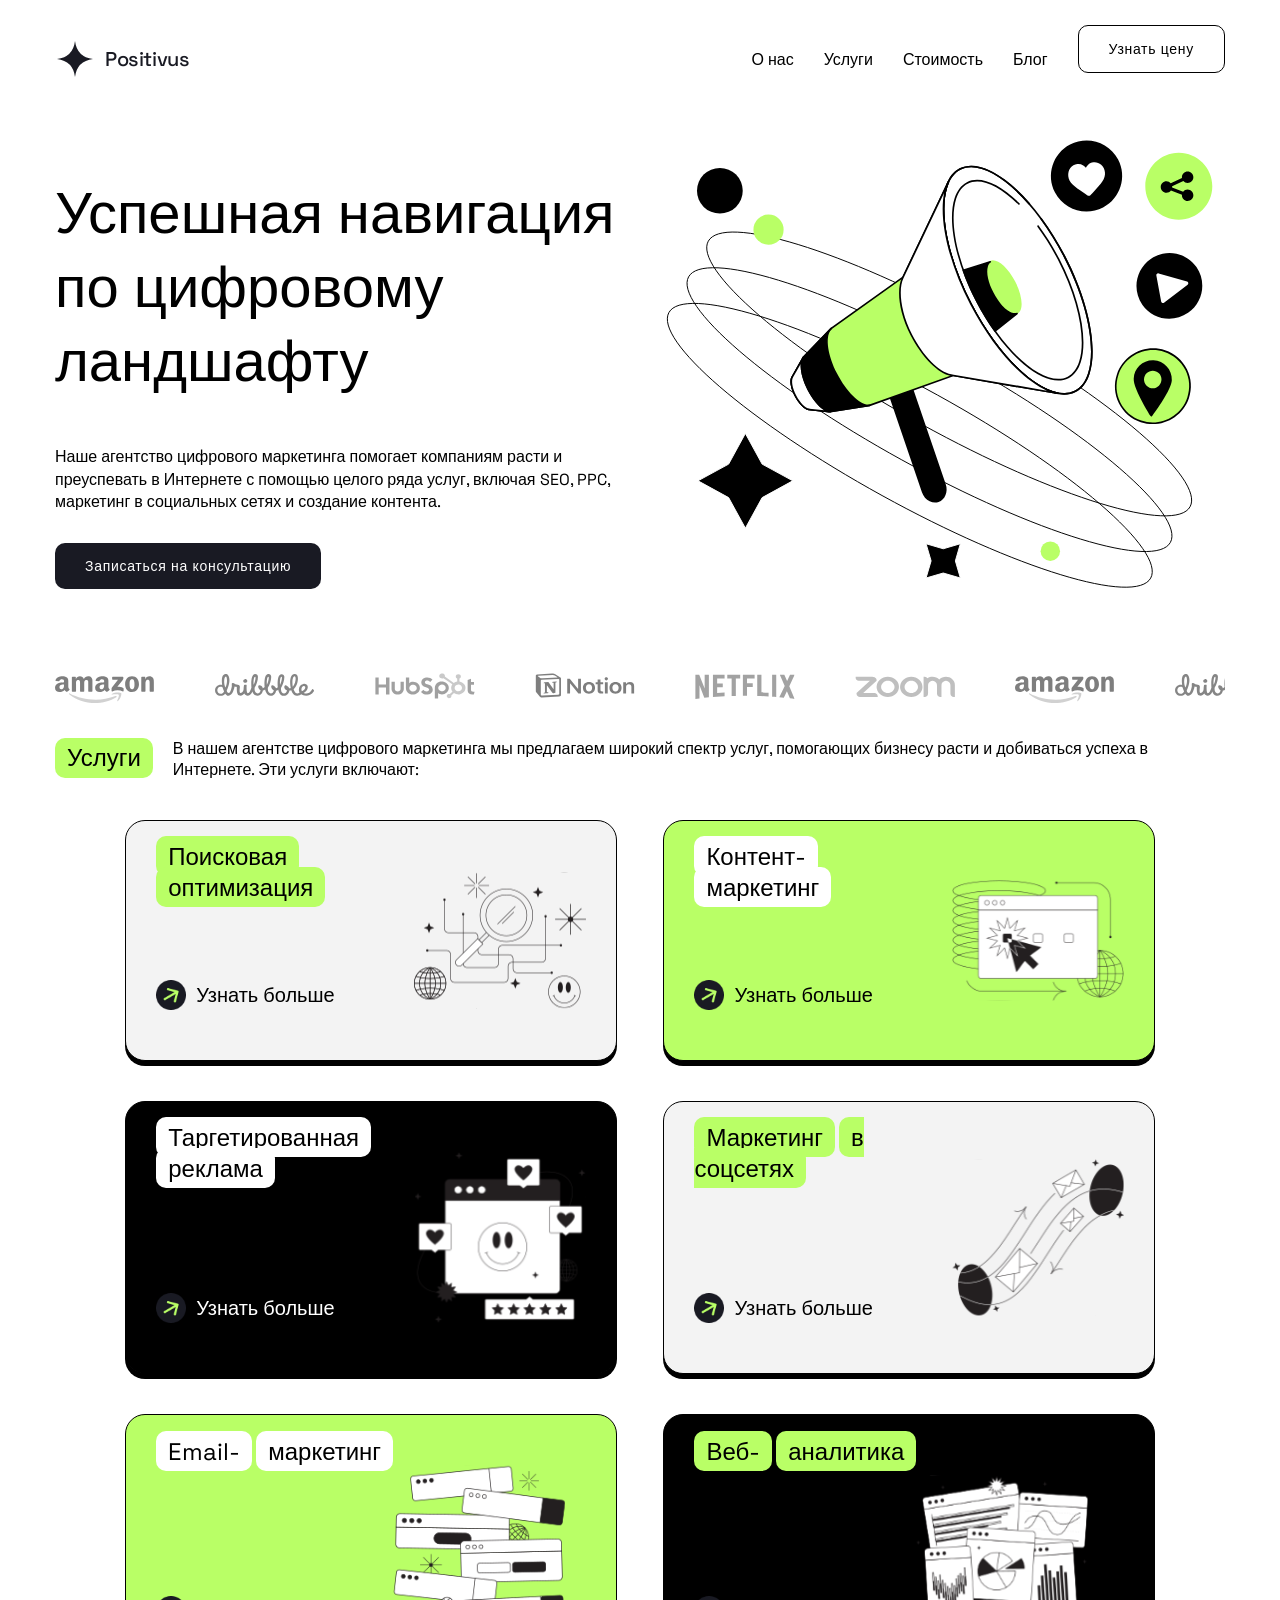
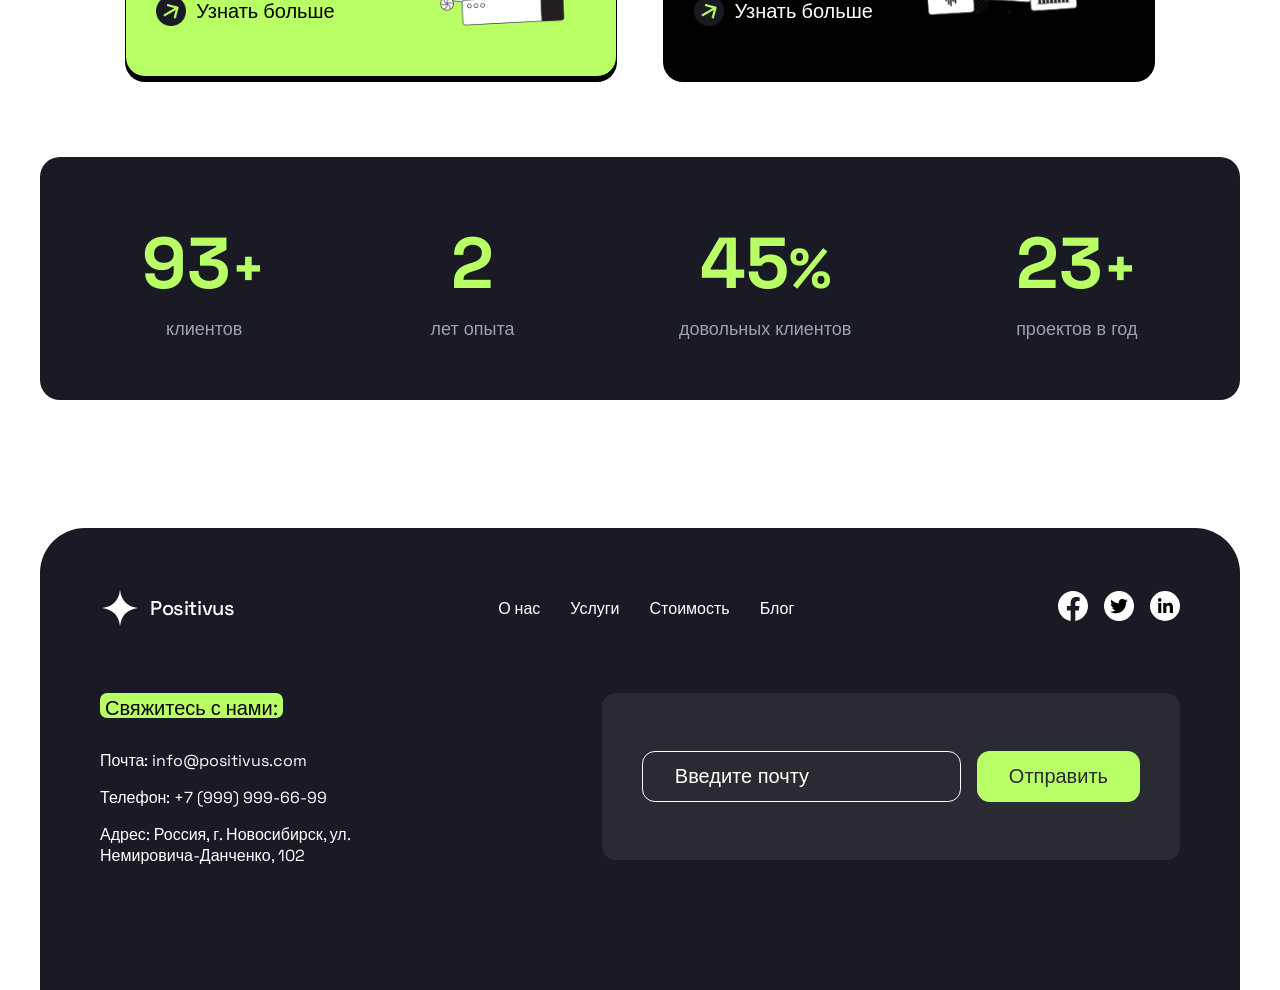
<file: index.html>
<!DOCTYPE html>
<html lang="ru">
<head>
    <meta charset="UTF-8">
    <meta name="viewport" content="width=device-width, initial-scale=1.0">
    <link rel="stylesheet" href="./styles/index.css">
    <link rel="icon" type="image/svg+xml" href="./images/Logo.svg">
    <title>Positivus</title>
</head>
<body class="container">
    <nav class="header">
        <a href="index.html" class="logo-link"><img src="./images/Logo.svg" alt="Positivus"><span class="logo-text">Positivus</span></a>
        <svg class="header-menu__icon" xmlns="http://www.w3.org/2000/svg" height="35px" viewBox="0 -960 960 960"
            width="44px" fill="#000">
            <path d="M120-240v-80h720v80H120Zm0-200v-80h720v80H120Zm0-200v-80h720v80H120Z" />
        </svg>
        <div class="header__menu">
            <ol class="menu-list">
                <li><a class="menu__item" href="about.html">О нас</a></li>
                <li><a class="menu__item" href="services.html">Услуги</a></li>
                <li><a class="menu__item" href="services.html#pricing">Стоимость</a></li>
                <li><a class="menu__item" href="blog.html">Блог</a></li>
            </ol>
            <button class="btn btn--light">Узнать цену</button>
        </div>
    </nav>
    <section class="section section-consult">
        <div class="section__half">
            <h1>
                Успешная навигация по цифровому ландшафту
            </h1>
            <p class="section-consult__text">
                Наше агентство цифрового маркетинга 
                помогает компаниям расти и преуспевать 
                в Интернете с помощью целого ряда услуг, 
                включая SEO, PPC, маркетинг в социальных 
                сетях и создание контента.
            </p>
            <button class="btn btn--dark">Записаться на консультацию</button>
        </div>
        <div class="section__half">
            <img src="./images/Illustration.svg" alt="">
        </div>
    </section>
    <section class="section">
        <div class="marquee-wrapper">
            <div class="marquee-track">
                <img src="./images/companies-logo/Company logo.svg" alt="">
                <img src="./images/companies-logo/Company logo-1.svg" alt="">
                <img src="./images/companies-logo/Company logo-2.svg" alt="">
                <img src="./images/companies-logo/Company logo-3.svg" alt="">
                <img src="./images/companies-logo/Company logo-4.svg" alt="">
                <img src="./images/companies-logo/Company logo-5.svg" alt="">
                <img src="./images/companies-logo/Company logo.svg" alt="">
                <img src="./images/companies-logo/Company logo-1.svg" alt="">
                <img src="./images/companies-logo/Company logo-2.svg" alt="">
                <img src="./images/companies-logo/Company logo-3.svg" alt="">
                <img src="./images/companies-logo/Company logo-4.svg" alt="">
                <img src="./images/companies-logo/Company logo-5.svg" alt="">
            </div>
        </div>
    </section>
    <section class="section services">
        <div class="services__text">
            <p class="color-text color-text--green">Услуги</p>
            <p>В нашем агентстве цифрового маркетинга 
                мы предлагаем широкий спектр услуг, помогающих бизнесу расти и 
                добиваться успеха в Интернете. Эти услуги включают:</p>
        </div>
        <div class="cards">
            <div class="card card--gray">
                <div class="card__text">
                    <div>
                        <p class="color-text color-text--green">Поисковая</p>
                        <p class="color-text color-text--green">оптимизация</p>
                    </div>
                    <a>
                        <img src="./images/arrow.png">
                        Узнать больше
                    </a>
                </div>
                <img src="./images/services-img/Illustration (1).svg" alt="illustration">
            </div>
            <div class="card card--green">
                <div class="card__text">
                    <div>
                        <p class="color-text color-text--white">Контент-</p>
                        <p class="color-text color-text--white">маркетинг</p>
                    </div>
                    <a>
                        <img src="./images/arrow.png">
                        Узнать больше
                    </a>
                </div>
                <img src="./images/services-img/Illustration (2).svg" alt="illustration">
            </div>
            <div class="card card--black">
                <div class="card__text">
                    <div>
                        <p class="color-text color-text--white">Таргетированная</p>
                        <p class="color-text color-text--white">реклама</p>
                    </div>
                    <a>
                        <img src="./images/arrow.png">
                        Узнать больше
                    </a>
                </div>
                <img src="./images/services-img/Illustration (3).svg" alt="illustration">
            </div>
            <div class="card card--gray">
                <div class="card__text">
                    <div>
                        <p class="color-text color-text--green">Маркетинг</p>
                        <p class="color-text color-text--green">в соцсетях</p>
                    </div>
                    <a>
                        <img src="./images/arrow.png">
                        Узнать больше
                    </a>
                </div>
                <img src="./images/services-img/tokyo-sending-messages-from-one-place-to-another 1.svg" alt="illustration">
            </div>
            <div class="card card--green">
                <div class="card__text">
                    <div>
                        <p class="color-text color-text--white">Email-</p>
                        <p class="color-text color-text--white">маркетинг</p>
                    </div>
                    <a>
                        <img src="./images/arrow.png">
                        Узнать больше
                    </a>
                </div>
                <img src="./images/services-img/Illustration (4).svg" alt="illustration">
            </div>
            <div class="card card--black">
                <div class="card__text">
                    <div>
                        <p class="color-text color-text--green">Веб-</p>
                        <p class="color-text color-text--green">аналитика</p>
                    </div>
                    <a>
                        <img src="./images/arrow.png">
                        Узнать больше
                    </a>
                </div>
                <img src="./images/services-img/Illustration (5).svg" alt="illustration">
            </div>
        </div>
    </section>
    <section class="section stats">
        <div class="stats__grid">
            <div class="stat">
                <span class="stat__number" data-target="200">0</span><span class="stat__suffix">+</span>
                <p>клиентов</p>
            </div>
            <div class="stat">
                <span class="stat__number" data-target="5">0</span>
                <p>лет опыта</p>
            </div>
            <div class="stat">
                <span class="stat__number" data-target="98">0</span><span class="stat__suffix">%</span>
                <p>довольных клиентов</p>
            </div>
            <div class="stat">
                <span class="stat__number" data-target="50">0</span><span class="stat__suffix">+</span>
                <p>проектов в год</p>
            </div>
        </div>
    </section>
    <div class="footer">
        <div class="footer-top">
            <a href="index.html" class="logo-link"><img src="./images/logo-white.svg" alt="logo"><span class="logo-text">Positivus</span></a>
            <ul class="menu-list menu-list--desktop" style="color: #fff;">
                <li><a class="menu__item" href="about.html">О нас</a></li>
                <li><a class="menu__item" href="services.html">Услуги</a></li>
                <li><a class="menu__item" href="services.html#pricing">Стоимость</a></li>
                <li><a class="menu__item" href="blog.html">Блог</a></li>
            </ul>
            <div class="contacts">
                <a href="#">
                    <img src="./images/f.svg" />
                </a>
                <a href="#">
                    <img src="./images/twitter.png" />
                </a>
                <a href="#">
                    <img src="./images/in.svg" />
                </a>
            </div>
        </div>
        <ul class="menu-list menu-list--mobile" style="color: #fff;">
            <li><a class="menu__item" href="about.html">О нас</a></li>
            <li><a class="menu__item" href="services.html">Услуги</a></li>
            <li><a class="menu__item" href="services.html#pricing">Стоимость</a></li>
            <li><a class="menu__item" href="blog.html">Блог</a></li>
        </ul>
        <div class="footer-middle">
            <div class="footer-middle__content">
                <div class="footer-middle__content-title" style="background-color: #b9ff66">Свяжитесь с нами:</div>
                <div class="footer-middle__content-contacts">
                    <span>Почта: info@positivus.com</span>
                    <span>Телефон: +7 (999) 999-66-99</span>
                    <span style="width: 250px;">Адрес: Россия, г. Новосибирск, ул. Немировича-Данченко, 102</span>
                </div>
            </div>
            <div class="footer-middle__form" id="contact-form">
                <input type="email" id="email-input" placeholder="Введите почту">
                <button class="btn-form" id="form-submit">Отправить</button>
            </div>
        </div>
    </div>
    <script>
        // Burger menu
        const burgerIcon = document.querySelector('.header-menu__icon');
        const headerMenu = document.querySelector('.header__menu');
        burgerIcon.addEventListener('click', () => {
            headerMenu.classList.toggle('open');
        });
        // Button actions
        document.querySelector('.btn--light').addEventListener('click', () => {
            window.location.href = 'services.html#pricing';
        });
        document.querySelector('.btn--dark').addEventListener('click', () => {
            document.getElementById('contact-form').scrollIntoView({ behavior: 'smooth' });
        });
        document.querySelectorAll('.card__text a').forEach(a => {
            a.addEventListener('click', () => { window.location.href = 'services.html'; });
        });
        // Form submit
        const emailInput = document.getElementById('email-input');
        document.getElementById('form-submit').addEventListener('click', () => {
            const email = emailInput.value.trim();
            if (!email || !/^[^\s@]+@[^\s@]+\.[^\s@]+$/.test(email)) {
                emailInput.style.borderColor = '#f87171';
                emailInput.focus();
                return;
            }
            emailInput.style.borderColor = '';
            showToast('Заявка отправлена! Мы свяжемся с вами скоро.');
            emailInput.value = '';
        });
        // Toast
        function showToast(msg) {
            const toast = document.createElement('div');
            toast.className = 'toast';
            toast.textContent = msg;
            document.body.appendChild(toast);
            requestAnimationFrame(() => toast.classList.add('toast--visible'));
            setTimeout(() => {
                toast.classList.remove('toast--visible');
                setTimeout(() => toast.remove(), 400);
            }, 3000);
        }
        // Ripple effect
        document.querySelectorAll('.btn, .btn-form').forEach(btn => {
            btn.addEventListener('click', function(e) {
                const ripple = document.createElement('span');
                ripple.className = 'ripple';
                const rect = this.getBoundingClientRect();
                ripple.style.left = `${e.clientX - rect.left}px`;
                ripple.style.top = `${e.clientY - rect.top}px`;
                this.appendChild(ripple);
                setTimeout(() => ripple.remove(), 600);
            });
        });
        // Scroll reveal
        const revealObserver = new IntersectionObserver((entries) => {
            entries.forEach(entry => {
                if (entry.isIntersecting) entry.target.classList.add('visible');
            });
        }, { threshold: 0.15 });
        document.querySelectorAll('.card').forEach((el, i) => {
            el.classList.add('reveal');
            el.style.transitionDelay = `${i * 0.08}s`;
            revealObserver.observe(el);
        });
        document.querySelectorAll('.section, .stat').forEach(el => {
            el.classList.add('reveal');
            revealObserver.observe(el);
        });
        // Animated counters
        const counterObserver = new IntersectionObserver((entries) => {
            entries.forEach(entry => {
                if (!entry.isIntersecting) return;
                const el = entry.target;
                const target = +el.dataset.target;
                let current = 0;
                const step = target / 60;
                const timer = setInterval(() => {
                    current += step;
                    if (current >= target) {
                        current = target;
                        clearInterval(timer);
                    }
                    el.textContent = Math.floor(current);
                }, 16);
                counterObserver.unobserve(el);
            });
        }, { threshold: 0.5 });
        document.querySelectorAll('.stat__number').forEach(el => counterObserver.observe(el));
    </script>
</body>
</html>
</file>
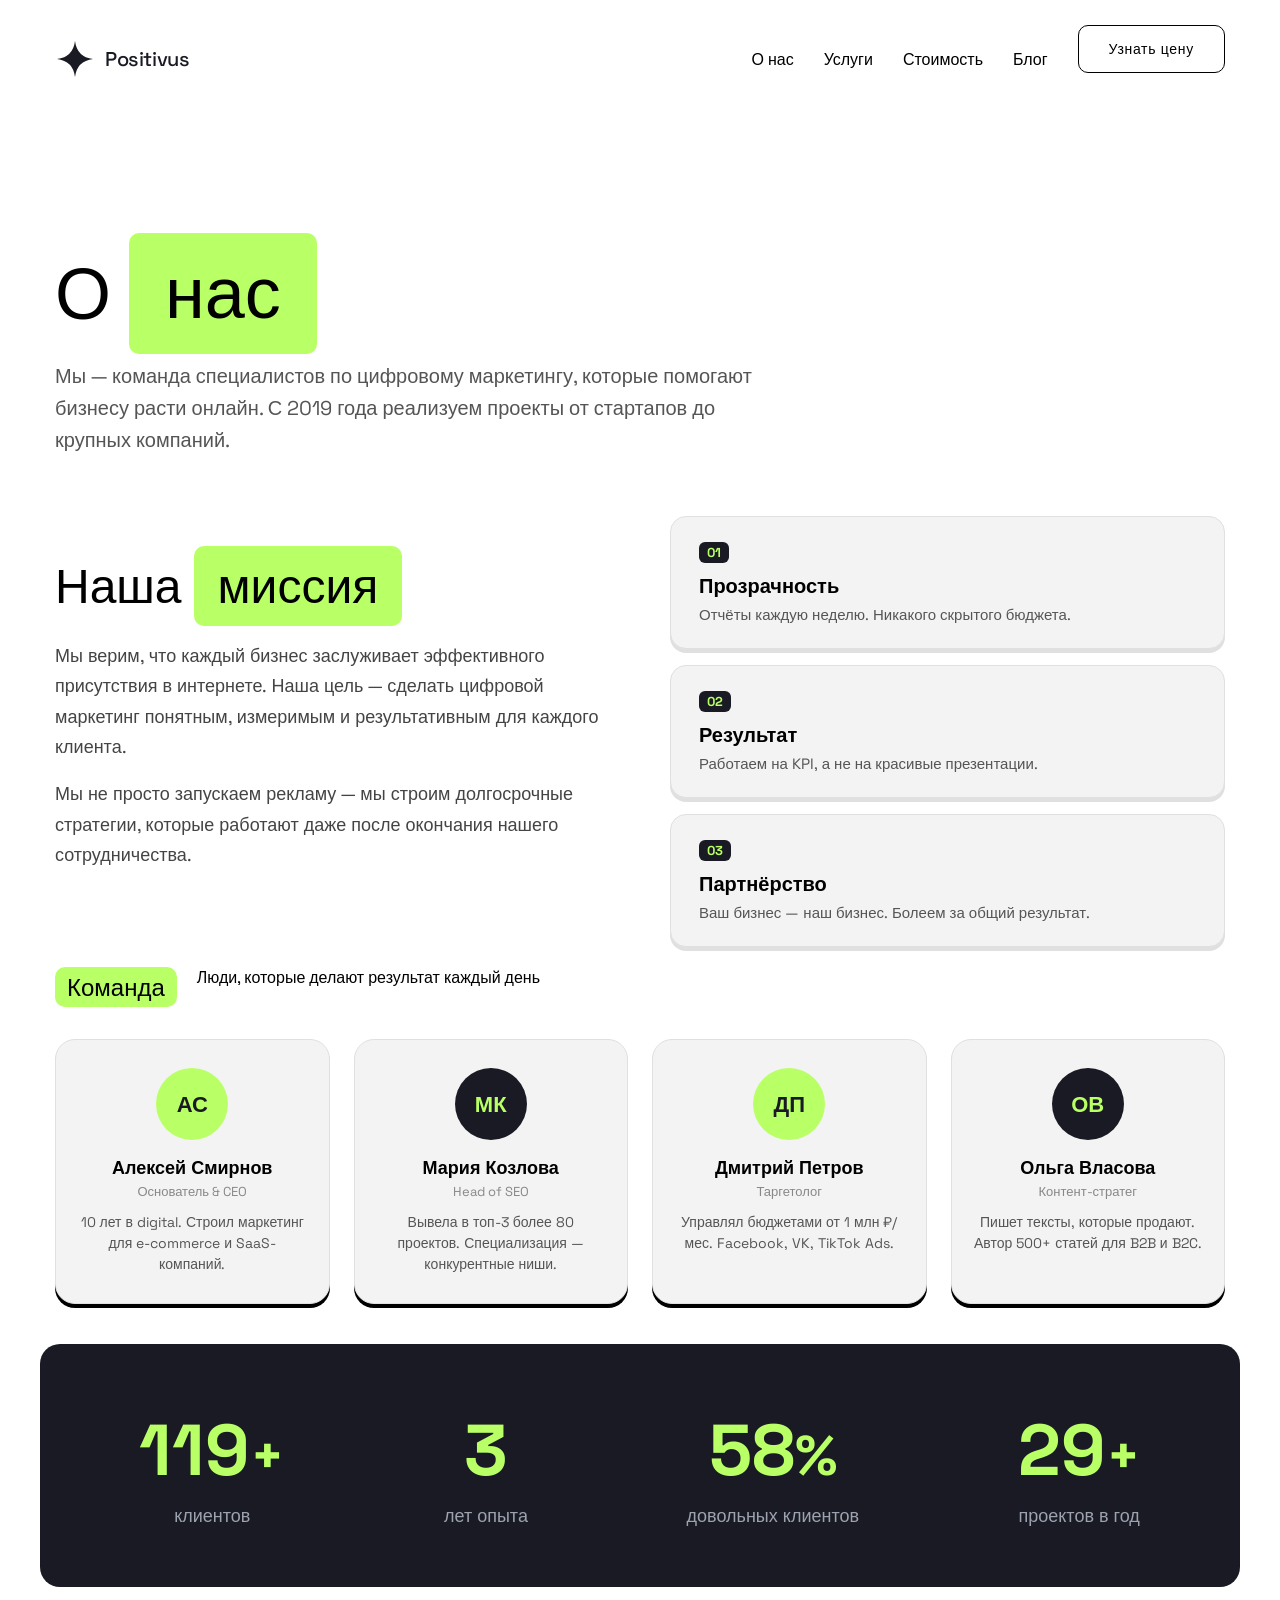
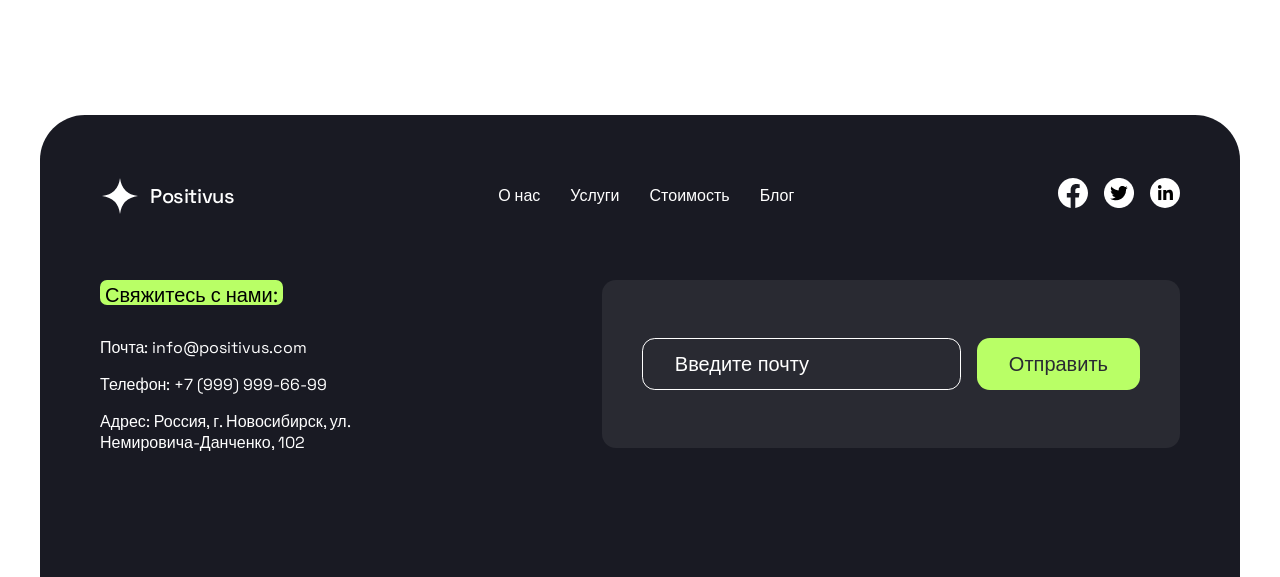
<file: about.html>
<!DOCTYPE html>
<html lang="ru">
<head>
    <meta charset="UTF-8">
    <meta name="viewport" content="width=device-width, initial-scale=1.0">
    <link rel="stylesheet" href="./styles/index.css">
    <link rel="icon" type="image/svg+xml" href="./images/Logo.svg">
    <link rel="stylesheet" href="./styles/pages.css">
    <title>О нас — Positivus</title>
</head>
<body class="container">
    <nav class="header">
        <a href="index.html" class="logo-link"><img src="./images/Logo.svg" alt="Positivus"><span class="logo-text">Positivus</span></a>
        <svg class="header-menu__icon" xmlns="http://www.w3.org/2000/svg" height="35px" viewBox="0 -960 960 960" width="44px" fill="#000">
            <path d="M120-240v-80h720v80H120Zm0-200v-80h720v80H120Zm0-200v-80h720v80H120Z" />
        </svg>
        <div class="header__menu">
            <ol class="menu-list">
                <li><a class="menu__item" href="about.html">О нас</a></li>
                <li><a class="menu__item" href="services.html">Услуги</a></li>
                
                <li><a class="menu__item" href="services.html#pricing">Стоимость</a></li>
                <li><a class="menu__item" href="blog.html">Блог</a></li>
            </ol>
            <button class="btn btn--light" onclick="document.getElementById('contact-form').scrollIntoView({behavior:'smooth'})">Узнать цену</button>
        </div>
    </nav>

    <section class="section page-hero">
        <div class="page-hero__text">
            <h1>О <span class="color-text color-text--green">нас</span></h1>
            <p>Мы — команда специалистов по цифровому маркетингу, которые помогают бизнесу расти онлайн. С 2019 года реализуем проекты от стартапов до крупных компаний.</p>
        </div>
    </section>

    <section class="section">
        <div class="about-mission">
            <div class="about-mission__text">
                <h2>Наша <span class="color-text color-text--green">миссия</span></h2>
                <p>Мы верим, что каждый бизнес заслуживает эффективного присутствия в интернете. Наша цель — сделать цифровой маркетинг понятным, измеримым и результативным для каждого клиента.</p>
                <p>Мы не просто запускаем рекламу — мы строим долгосрочные стратегии, которые работают даже после окончания нашего сотрудничества.</p>
            </div>
            <div class="about-mission__values">
                <div class="value-card">
                    <span class="value-card__num">01</span>
                    <h3>Прозрачность</h3>
                    <p>Отчёты каждую неделю. Никакого скрытого бюджета.</p>
                </div>
                <div class="value-card">
                    <span class="value-card__num">02</span>
                    <h3>Результат</h3>
                    <p>Работаем на KPI, а не на красивые презентации.</p>
                </div>
                <div class="value-card">
                    <span class="value-card__num">03</span>
                    <h3>Партнёрство</h3>
                    <p>Ваш бизнес — наш бизнес. Болеем за общий результат.</p>
                </div>
            </div>
        </div>
    </section>

    <section class="section">
        <div class="services__text">
            <p class="color-text color-text--green">Команда</p>
            <p>Люди, которые делают результат каждый день</p>
        </div>
        <div class="team-grid">
            <div class="team-card">
                <div class="team-avatar" style="background:#B9FF66;color:#191A23">АС</div>
                <h3>Алексей Смирнов</h3>
                <p class="team-role">Основатель & CEO</p>
                <p class="team-bio">10 лет в digital. Строил маркетинг для e-commerce и SaaS-компаний.</p>
            </div>
            <div class="team-card">
                <div class="team-avatar" style="background:#191A23;color:#B9FF66">МК</div>
                <h3>Мария Козлова</h3>
                <p class="team-role">Head of SEO</p>
                <p class="team-bio">Вывела в топ-3 более 80 проектов. Специализация — конкурентные ниши.</p>
            </div>
            <div class="team-card">
                <div class="team-avatar" style="background:#B9FF66;color:#191A23">ДП</div>
                <h3>Дмитрий Петров</h3>
                <p class="team-role">Таргетолог</p>
                <p class="team-bio">Управлял бюджетами от 1 млн ₽/мес. Facebook, VK, TikTok Ads.</p>
            </div>
            <div class="team-card">
                <div class="team-avatar" style="background:#191A23;color:#B9FF66">ОВ</div>
                <h3>Ольга Власова</h3>
                <p class="team-role">Контент-стратег</p>
                <p class="team-bio">Пишет тексты, которые продают. Автор 500+ статей для B2B и B2C.</p>
            </div>
        </div>
    </section>

    <section class="section stats">
        <div class="stats__grid">
            <div class="stat">
                <span class="stat__number" data-target="200">0</span><span class="stat__suffix">+</span>
                <p>клиентов</p>
            </div>
            <div class="stat">
                <span class="stat__number" data-target="5">0</span>
                <p>лет опыта</p>
            </div>
            <div class="stat">
                <span class="stat__number" data-target="98">0</span><span class="stat__suffix">%</span>
                <p>довольных клиентов</p>
            </div>
            <div class="stat">
                <span class="stat__number" data-target="50">0</span><span class="stat__suffix">+</span>
                <p>проектов в год</p>
            </div>
        </div>
    </section>

    <div class="footer">
        <div class="footer-top">
            <a href="index.html" class="logo-link"><img src="./images/logo-white.svg" alt="logo"><span class="logo-text">Positivus</span></a>
            <ul class="menu-list menu-list--desktop" style="color: #fff;">
                <li><a class="menu__item" href="about.html">О нас</a></li>
                <li><a class="menu__item" href="services.html">Услуги</a></li>
                
                <li><a class="menu__item" href="services.html#pricing">Стоимость</a></li>
                <li><a class="menu__item" href="blog.html">Блог</a></li>
            </ul>
            <div class="contacts">
                <a href="#"><img src="./images/f.svg" /></a>
                <a href="#"><img src="./images/twitter.png" /></a>
                <a href="#"><img src="./images/in.svg" /></a>
            </div>
        </div>
        <ul class="menu-list menu-list--mobile" style="color: #fff;">
            <li><a class="menu__item" href="about.html">О нас</a></li>
            <li><a class="menu__item" href="services.html">Услуги</a></li>
            
            <li><a class="menu__item" href="services.html#pricing">Стоимость</a></li>
            <li><a class="menu__item" href="blog.html">Блог</a></li>
        </ul>
        <div class="footer-middle">
            <div class="footer-middle__content">
                <div class="footer-middle__content-title" style="background-color: #b9ff66">Свяжитесь с нами:</div>
                <div class="footer-middle__content-contacts">
                    <span>Почта: info@positivus.com</span>
                    <span>Телефон: +7 (999) 999-66-99</span>
                    <span style="width: 250px;">Адрес: Россия, г. Новосибирск, ул. Немировича-Данченко, 102</span>
                </div>
            </div>
            <div class="footer-middle__form" id="contact-form">
                <input type="email" id="email-input" placeholder="Введите почту">
                <button class="btn-form" id="form-submit">Отправить</button>
            </div>
        </div>
    </div>

    <script>
        const burgerIcon = document.querySelector('.header-menu__icon');
        const headerMenu = document.querySelector('.header__menu');
        burgerIcon.addEventListener('click', () => headerMenu.classList.toggle('open'));

        document.getElementById('form-submit').addEventListener('click', () => {
            const emailInput = document.getElementById('email-input');
            const email = emailInput.value.trim();
            if (!email || !/^[^\s@]+@[^\s@]+\.[^\s@]+$/.test(email)) {
                emailInput.style.borderColor = '#f87171';
                emailInput.focus();
                return;
            }
            emailInput.style.borderColor = '';
            showToast('Заявка отправлена! Мы свяжемся с вами скоро.');
            emailInput.value = '';
        });

        function showToast(msg) {
            const toast = document.createElement('div');
            toast.className = 'toast';
            toast.textContent = msg;
            document.body.appendChild(toast);
            requestAnimationFrame(() => toast.classList.add('toast--visible'));
            setTimeout(() => {
                toast.classList.remove('toast--visible');
                setTimeout(() => toast.remove(), 400);
            }, 3000);
        }

        document.querySelectorAll('.btn, .btn-form').forEach(btn => {
            btn.addEventListener('click', function(e) {
                const ripple = document.createElement('span');
                ripple.className = 'ripple';
                const rect = this.getBoundingClientRect();
                ripple.style.left = `${e.clientX - rect.left}px`;
                ripple.style.top = `${e.clientY - rect.top}px`;
                this.appendChild(ripple);
                setTimeout(() => ripple.remove(), 600);
            });
        });

        const revealObserver = new IntersectionObserver((entries) => {
            entries.forEach(entry => { if (entry.isIntersecting) entry.target.classList.add('visible'); });
        }, { threshold: 0.15 });
        document.querySelectorAll('.team-card, .value-card, .section, .stat').forEach((el, i) => {
            el.classList.add('reveal');
            el.style.transitionDelay = `${i * 0.08}s`;
            revealObserver.observe(el);
        });

        const counterObserver = new IntersectionObserver((entries) => {
            entries.forEach(entry => {
                if (!entry.isIntersecting) return;
                const el = entry.target;
                const target = +el.dataset.target;
                let current = 0;
                const step = target / 60;
                const timer = setInterval(() => {
                    current += step;
                    if (current >= target) { current = target; clearInterval(timer); }
                    el.textContent = Math.floor(current);
                }, 16);
                counterObserver.unobserve(el);
            });
        }, { threshold: 0.5 });
        document.querySelectorAll('.stat__number').forEach(el => counterObserver.observe(el));
    </script>
</body>
</html>
</file>
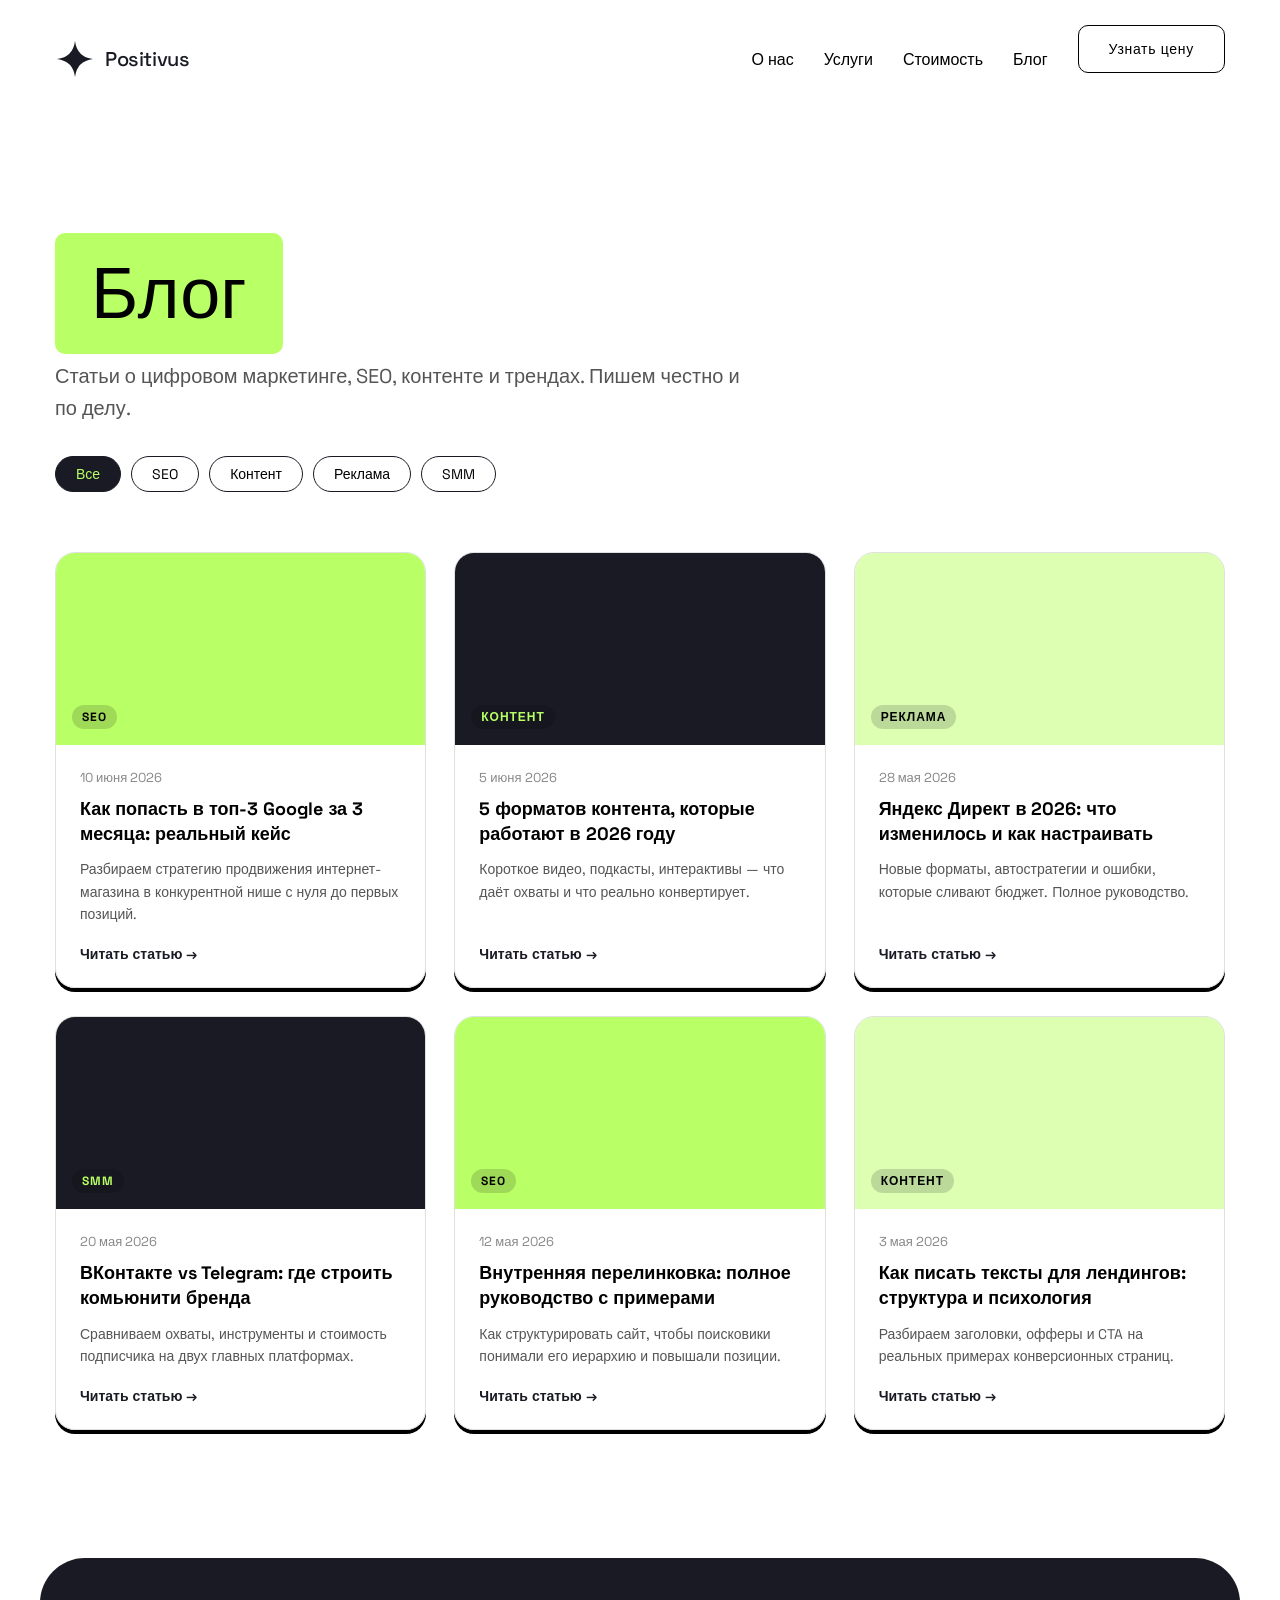
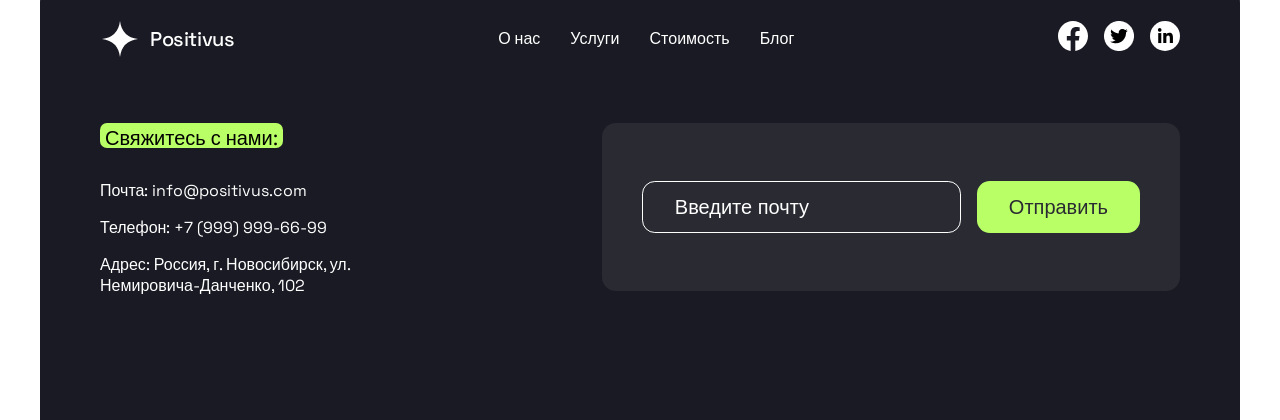
<file: blog.html>
<!DOCTYPE html>
<html lang="ru">
<head>
    <meta charset="UTF-8">
    <meta name="viewport" content="width=device-width, initial-scale=1.0">
    <link rel="stylesheet" href="./styles/index.css">
    <link rel="icon" type="image/svg+xml" href="./images/Logo.svg">
    <link rel="stylesheet" href="./styles/pages.css">
    <title>Блог — Positivus</title>
</head>
<body class="container">
    <nav class="header">
        <a href="index.html" class="logo-link"><img src="./images/Logo.svg" alt="Positivus"><span class="logo-text">Positivus</span></a>
        <svg class="header-menu__icon" xmlns="http://www.w3.org/2000/svg" height="35px" viewBox="0 -960 960 960" width="44px" fill="#000">
            <path d="M120-240v-80h720v80H120Zm0-200v-80h720v80H120Zm0-200v-80h720v80H120Z" />
        </svg>
        <div class="header__menu">
            <ol class="menu-list">
                <li><a class="menu__item" href="about.html">О нас</a></li>
                <li><a class="menu__item" href="services.html">Услуги</a></li>
                
                <li><a class="menu__item" href="services.html#pricing">Стоимость</a></li>
                <li><a class="menu__item" href="blog.html">Блог</a></li>
            </ol>
            <button class="btn btn--light" onclick="document.getElementById('contact-form').scrollIntoView({behavior:'smooth'})">Узнать цену</button>
        </div>
    </nav>

    <section class="section page-hero">
        <div class="page-hero__text">
            <h1><span class="color-text color-text--green">Блог</span></h1>
            <p>Статьи о цифровом маркетинге, SEO, контенте и трендах. Пишем честно и по делу.</p>
        </div>
        <div class="blog-filters">
            <button class="filter-btn filter-btn--active" data-filter="all">Все</button>
            <button class="filter-btn" data-filter="seo">SEO</button>
            <button class="filter-btn" data-filter="content">Контент</button>
            <button class="filter-btn" data-filter="ads">Реклама</button>
            <button class="filter-btn" data-filter="smm">SMM</button>
        </div>
    </section>

    <section class="section">
        <div class="blog-grid">
            <article class="blog-card" data-category="seo">
                <div class="blog-card__img" style="background:#B9FF66">
                    <span class="blog-card__category">SEO</span>
                </div>
                <div class="blog-card__body">
                    <span class="blog-card__date">10 июня 2026</span>
                    <h3>Как попасть в топ-3 Google за 3 месяца: реальный кейс</h3>
                    <p>Разбираем стратегию продвижения интернет-магазина в конкурентной нише с нуля до первых позиций.</p>
                    <a class="blog-card__link">Читать статью →</a>
                </div>
            </article>
            <article class="blog-card" data-category="content">
                <div class="blog-card__img" style="background:#191A23">
                    <span class="blog-card__category" style="color:#B9FF66">Контент</span>
                </div>
                <div class="blog-card__body">
                    <span class="blog-card__date">5 июня 2026</span>
                    <h3>5 форматов контента, которые работают в 2026 году</h3>
                    <p>Короткое видео, подкасты, интерактивы — что даёт охваты и что реально конвертирует.</p>
                    <a class="blog-card__link">Читать статью →</a>
                </div>
            </article>
            <article class="blog-card" data-category="ads">
                <div class="blog-card__img" style="background:#b9ff6680">
                    <span class="blog-card__category">Реклама</span>
                </div>
                <div class="blog-card__body">
                    <span class="blog-card__date">28 мая 2026</span>
                    <h3>Яндекс Директ в 2026: что изменилось и как настраивать</h3>
                    <p>Новые форматы, автостратегии и ошибки, которые сливают бюджет. Полное руководство.</p>
                    <a class="blog-card__link">Читать статью →</a>
                </div>
            </article>
            <article class="blog-card" data-category="smm">
                <div class="blog-card__img" style="background:#191A23">
                    <span class="blog-card__category" style="color:#B9FF66">SMM</span>
                </div>
                <div class="blog-card__body">
                    <span class="blog-card__date">20 мая 2026</span>
                    <h3>ВКонтакте vs Telegram: где строить комьюнити бренда</h3>
                    <p>Сравниваем охваты, инструменты и стоимость подписчика на двух главных платформах.</p>
                    <a class="blog-card__link">Читать статью →</a>
                </div>
            </article>
            <article class="blog-card" data-category="seo">
                <div class="blog-card__img" style="background:#B9FF66">
                    <span class="blog-card__category">SEO</span>
                </div>
                <div class="blog-card__body">
                    <span class="blog-card__date">12 мая 2026</span>
                    <h3>Внутренняя перелинковка: полное руководство с примерами</h3>
                    <p>Как структурировать сайт, чтобы поисковики понимали его иерархию и повышали позиции.</p>
                    <a class="blog-card__link">Читать статью →</a>
                </div>
            </article>
            <article class="blog-card" data-category="content">
                <div class="blog-card__img" style="background:#b9ff6680">
                    <span class="blog-card__category">Контент</span>
                </div>
                <div class="blog-card__body">
                    <span class="blog-card__date">3 мая 2026</span>
                    <h3>Как писать тексты для лендингов: структура и психология</h3>
                    <p>Разбираем заголовки, офферы и CTA на реальных примерах конверсионных страниц.</p>
                    <a class="blog-card__link">Читать статью →</a>
                </div>
            </article>
        </div>
    </section>

    <div class="footer">
        <div class="footer-top">
            <a href="index.html" class="logo-link"><img src="./images/logo-white.svg" alt="logo"><span class="logo-text">Positivus</span></a>
            <ul class="menu-list menu-list--desktop" style="color: #fff;">
                <li><a class="menu__item" href="about.html">О нас</a></li>
                <li><a class="menu__item" href="services.html">Услуги</a></li>
                
                <li><a class="menu__item" href="services.html#pricing">Стоимость</a></li>
                <li><a class="menu__item" href="blog.html">Блог</a></li>
            </ul>
            <div class="contacts">
                <a href="#"><img src="./images/f.svg" /></a>
                <a href="#"><img src="./images/twitter.png" /></a>
                <a href="#"><img src="./images/in.svg" /></a>
            </div>
        </div>
        <ul class="menu-list menu-list--mobile" style="color: #fff;">
            <li><a class="menu__item" href="about.html">О нас</a></li>
            <li><a class="menu__item" href="services.html">Услуги</a></li>
            
            <li><a class="menu__item" href="services.html#pricing">Стоимость</a></li>
            <li><a class="menu__item" href="blog.html">Блог</a></li>
        </ul>
        <div class="footer-middle">
            <div class="footer-middle__content">
                <div class="footer-middle__content-title" style="background-color: #b9ff66">Свяжитесь с нами:</div>
                <div class="footer-middle__content-contacts">
                    <span>Почта: info@positivus.com</span>
                    <span>Телефон: +7 (999) 999-66-99</span>
                    <span style="width: 250px;">Адрес: Россия, г. Новосибирск, ул. Немировича-Данченко, 102</span>
                </div>
            </div>
            <div class="footer-middle__form" id="contact-form">
                <input type="email" id="email-input" placeholder="Введите почту">
                <button class="btn-form" id="form-submit">Отправить</button>
            </div>
        </div>
    </div>

    <script>
        const burgerIcon = document.querySelector('.header-menu__icon');
        const headerMenu = document.querySelector('.header__menu');
        burgerIcon.addEventListener('click', () => headerMenu.classList.toggle('open'));

        // Filter buttons
        document.querySelectorAll('.filter-btn').forEach(btn => {
            btn.addEventListener('click', function() {
                document.querySelectorAll('.filter-btn').forEach(b => b.classList.remove('filter-btn--active'));
                this.classList.add('filter-btn--active');
                const filter = this.dataset.filter;
                document.querySelectorAll('.blog-card').forEach(card => {
                    const match = filter === 'all' || card.dataset.category === filter;
                    card.style.display = match ? 'flex' : 'none';
                });
            });
        });

        document.getElementById('form-submit').addEventListener('click', () => {
            const emailInput = document.getElementById('email-input');
            const email = emailInput.value.trim();
            if (!email || !/^[^\s@]+@[^\s@]+\.[^\s@]+$/.test(email)) {
                emailInput.style.borderColor = '#f87171';
                emailInput.focus();
                return;
            }
            emailInput.style.borderColor = '';
            showToast('Заявка отправлена! Мы свяжемся с вами скоро.');
            emailInput.value = '';
        });

        function showToast(msg) {
            const toast = document.createElement('div');
            toast.className = 'toast';
            toast.textContent = msg;
            document.body.appendChild(toast);
            requestAnimationFrame(() => toast.classList.add('toast--visible'));
            setTimeout(() => {
                toast.classList.remove('toast--visible');
                setTimeout(() => toast.remove(), 400);
            }, 3000);
        }

        document.querySelectorAll('.btn, .btn-form').forEach(btn => {
            btn.addEventListener('click', function(e) {
                const ripple = document.createElement('span');
                ripple.className = 'ripple';
                const rect = this.getBoundingClientRect();
                ripple.style.left = `${e.clientX - rect.left}px`;
                ripple.style.top = `${e.clientY - rect.top}px`;
                this.appendChild(ripple);
                setTimeout(() => ripple.remove(), 600);
            });
        });

        const revealObserver = new IntersectionObserver((entries) => {
            entries.forEach(entry => { if (entry.isIntersecting) entry.target.classList.add('visible'); });
        }, { threshold: 0.1 });
        document.querySelectorAll('.blog-card').forEach((el, i) => {
            el.classList.add('reveal');
            el.style.transitionDelay = `${i * 0.08}s`;
            revealObserver.observe(el);
        });
    </script>
</body>
</html>
</file>
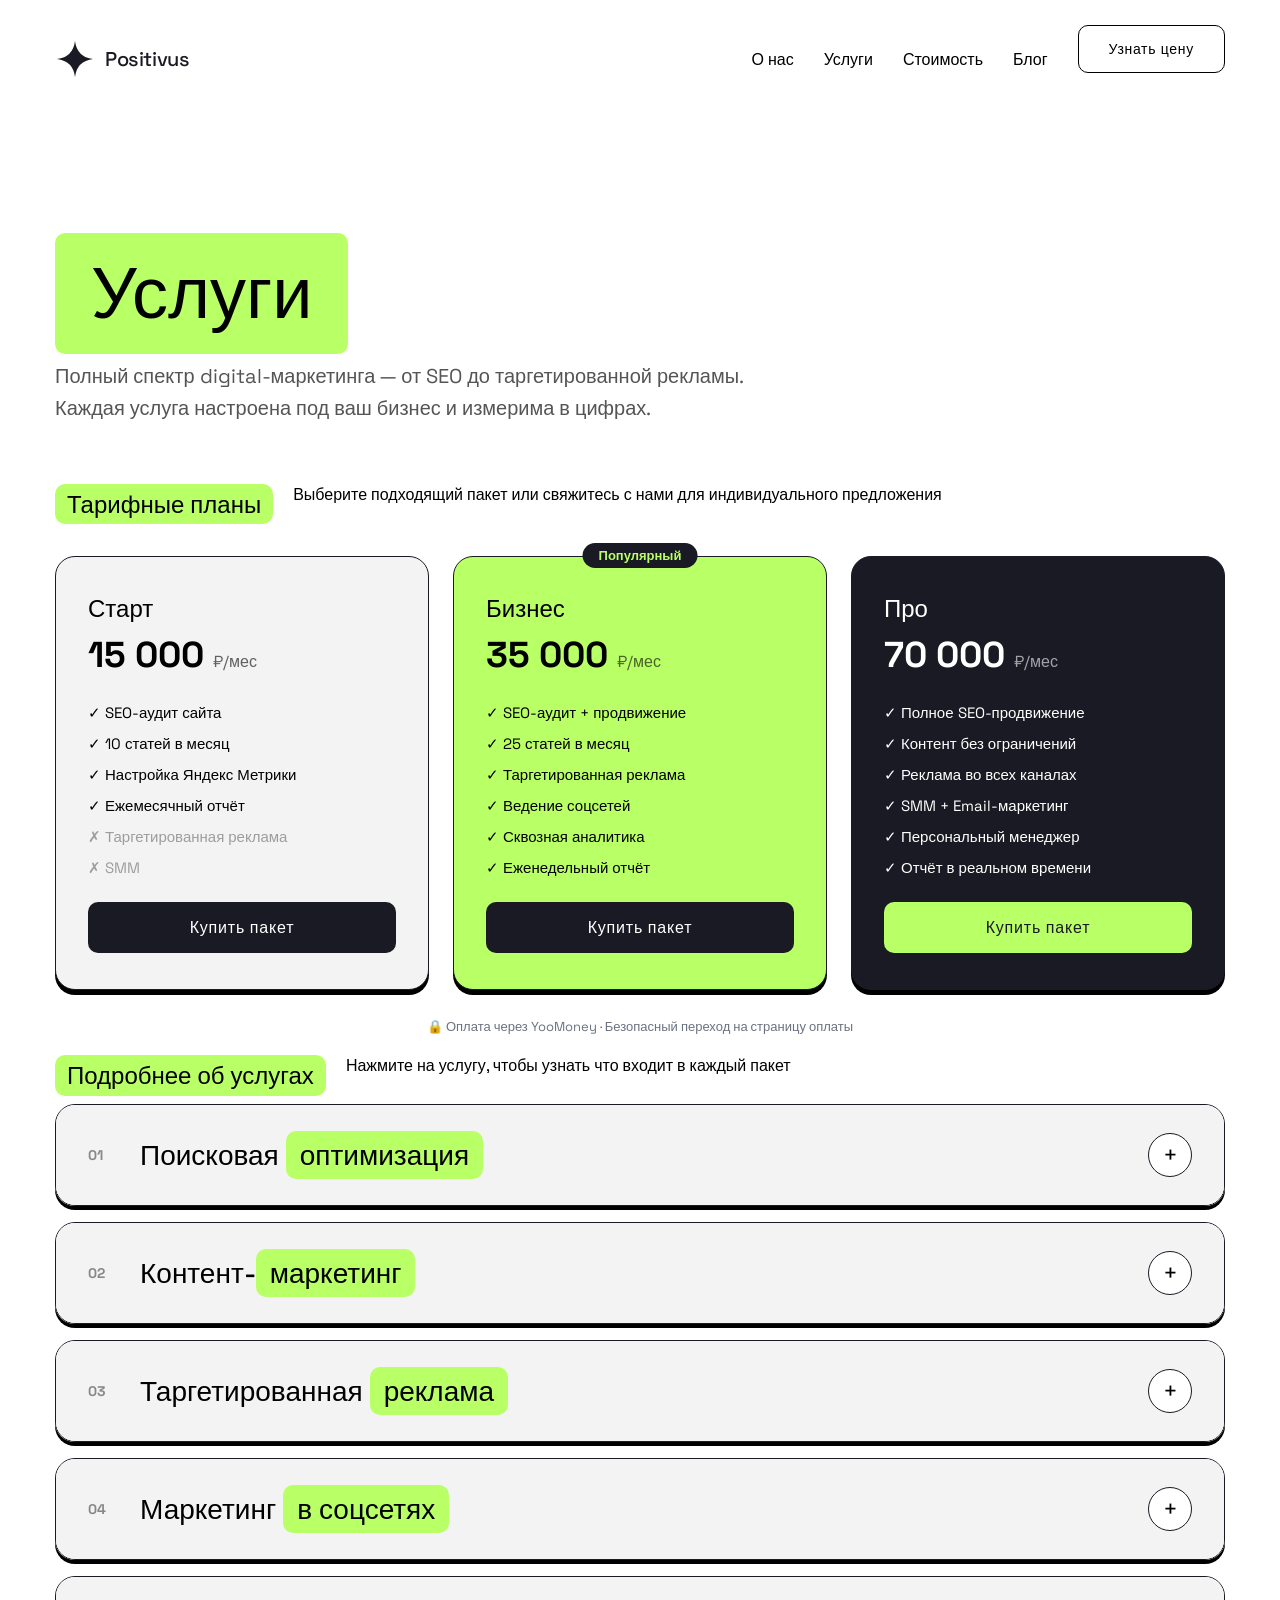
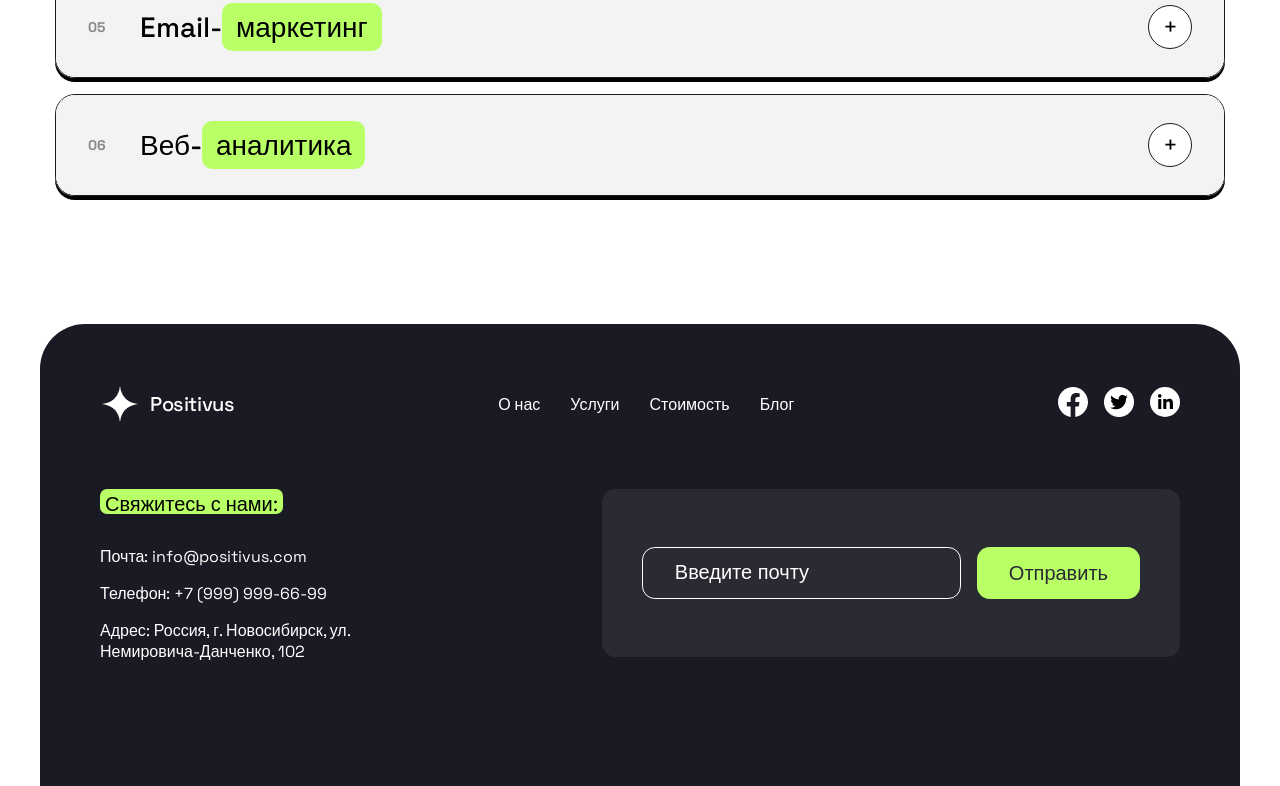
<file: services.html>
<!DOCTYPE html>
<html lang="ru">
<head>
    <meta charset="UTF-8">
    <meta name="viewport" content="width=device-width, initial-scale=1.0">
    <link rel="stylesheet" href="./styles/index.css">
    <link rel="icon" type="image/svg+xml" href="./images/Logo.svg">
    <link rel="stylesheet" href="./styles/pages.css">
    <title>Услуги — Positivus</title>
</head>
<body class="container">
    <nav class="header">
        <a href="index.html" class="logo-link"><img src="./images/Logo.svg" alt="Positivus"><span class="logo-text">Positivus</span></a>
        <svg class="header-menu__icon" xmlns="http://www.w3.org/2000/svg" height="35px" viewBox="0 -960 960 960" width="44px" fill="#000">
            <path d="M120-240v-80h720v80H120Zm0-200v-80h720v80H120Zm0-200v-80h720v80H120Z" />
        </svg>
        <div class="header__menu">
            <ol class="menu-list">
                <li><a class="menu__item" href="about.html">О нас</a></li>
                <li><a class="menu__item" href="services.html">Услуги</a></li>
                
                <li><a class="menu__item" href="services.html#pricing">Стоимость</a></li>
                <li><a class="menu__item" href="blog.html">Блог</a></li>
            </ol>
            <button class="btn btn--light" onclick="document.getElementById('contact-form').scrollIntoView({behavior:'smooth'})">Узнать цену</button>
        </div>
    </nav>

    <section class="section page-hero">
        <div class="page-hero__text">
            <h1><span class="color-text color-text--green">Услуги</span></h1>
            <p>Полный спектр digital-маркетинга — от SEO до таргетированной рекламы. Каждая услуга настроена под ваш бизнес и измерима в цифрах.</p>
        </div>
    </section>

    <section class="section pricing" id="pricing">
        <div class="services__text">
            <p class="color-text color-text--green">Тарифные планы</p>
            <p>Выберите подходящий пакет или свяжитесь с нами для индивидуального предложения</p>
        </div>
        <div class="pricing-grid">
<div class="pricing-card pricing-card--gray">
                <div class="pricing-card__header">
                    <h3>Старт</h3>
                    <div class="pricing-card__price">15 000 <span>₽/мес</span></div>
                </div>
                <ul class="pricing-features">
                    <li>✓ SEO-аудит сайта</li>
                    <li>✓ 10 статей в месяц</li>
                    <li>✓ Настройка Яндекс Метрики</li>
                    <li>✓ Ежемесячный отчёт</li>
                    <li class="disabled">✗ Таргетированная реклама</li>
                    <li class="disabled">✗ SMM</li>
                </ul>
                <form action="https://yoomoney.ru/quickpay/confirm.xml" method="post">
                    <input type="hidden" name="receiver" value="4100119066974075">
                    <input type="hidden" name="quickpay-form" value="shop">
                    <input type="hidden" name="targets" value="Пакет Старт — Positivus">
                    <input type="hidden" name="sum" value="15000">
                    <input type="hidden" name="label" value="start">
                    <button type="submit" class="btn btn--dark pricing-btn">Купить пакет</button>
                </form>
            </div>
            <div class="pricing-card pricing-card--green">
                <div class="pricing-card__badge">Популярный</div>
                <div class="pricing-card__header">
                    <h3>Бизнес</h3>
                    <div class="pricing-card__price">35 000 <span>₽/мес</span></div>
                </div>
                <ul class="pricing-features">
                    <li>✓ SEO-аудит + продвижение</li>
                    <li>✓ 25 статей в месяц</li>
                    <li>✓ Таргетированная реклама</li>
                    <li>✓ Ведение соцсетей</li>
                    <li>✓ Сквозная аналитика</li>
                    <li>✓ Еженедельный отчёт</li>
                </ul>
                <form action="https://yoomoney.ru/quickpay/confirm.xml" method="post">
                    <input type="hidden" name="receiver" value="4100119066974075">
                    <input type="hidden" name="quickpay-form" value="shop">
                    <input type="hidden" name="targets" value="Пакет Бизнес — Positivus">
                    <input type="hidden" name="sum" value="35000">
                    <input type="hidden" name="label" value="business">
                    <button type="submit" class="btn btn--dark pricing-btn">Купить пакет</button>
                </form>
            </div>
            <div class="pricing-card pricing-card--black">
                <div class="pricing-card__header">
                    <h3>Про</h3>
                    <div class="pricing-card__price">70 000 <span>₽/мес</span></div>
                </div>
                <ul class="pricing-features pricing-features--white">
                    <li>✓ Полное SEO-продвижение</li>
                    <li>✓ Контент без ограничений</li>
                    <li>✓ Реклама во всех каналах</li>
                    <li>✓ SMM + Email-маркетинг</li>
                    <li>✓ Персональный менеджер</li>
                    <li>✓ Отчёт в реальном времени</li>
                </ul>
                <form action="https://yoomoney.ru/quickpay/confirm.xml" method="post">
                    <input type="hidden" name="receiver" value="4100119066974075">
                    <input type="hidden" name="quickpay-form" value="shop">
                    <input type="hidden" name="targets" value="Пакет Про — Positivus">
                    <input type="hidden" name="sum" value="70000">
                    <input type="hidden" name="label" value="pro">
                    <button type="submit" class="btn pricing-btn pricing-btn--green">Купить пакет</button>
                </form>
            </div>
        </div>
        <p class="pricing-note">🔒 Оплата через YooMoney · Безопасный переход на страницу оплаты</p>
    </section>

    <section class="section">
        <div class="services__text">
            <p class="color-text color-text--green">Подробнее об услугах</p>
            <p>Нажмите на услугу, чтобы узнать что входит в каждый пакет</p>
        </div>
        <div class="service-list">

            <div class="service-item">
                <div class="service-item__header">
                    <div class="service-item__title">
                        <span class="service-num">01</span>
                        <h2>Поисковая <span class="color-text color-text--green">оптимизация</span></h2>
                    </div>
                    <button class="service-toggle" aria-expanded="false">+</button>
                </div>
                <div class="service-item__body">
                    <div class="service-item__content">
                        <div class="service-item__text">
                            <p>Выводим сайт в топ поисковых систем по целевым запросам. Работаем с технической оптимизацией, контентом и ссылочным профилем.</p>
                            <ul class="service-features">
                                <li>Технический аудит и исправление ошибок</li>
                                <li>Сбор семантического ядра</li>
                                <li>Оптимизация контента и мета-тегов</li>
                                <li>Построение ссылочного профиля</li>
                                <li>Ежемесячная отчётность по позициям</li>
                            </ul>
                            <button class="btn btn--dark service-cta">Узнать стоимость</button>
                        </div>
                        <img src="./images/services-img/Illustration (1).svg" alt="SEO" class="service-item__img">
                    </div>
                </div>
            </div>

            <div class="service-item">
                <div class="service-item__header">
                    <div class="service-item__title">
                        <span class="service-num">02</span>
                        <h2>Контент-<span class="color-text color-text--green">маркетинг</span></h2>
                    </div>
                    <button class="service-toggle" aria-expanded="false">+</button>
                </div>
                <div class="service-item__body">
                    <div class="service-item__content">
                        <div class="service-item__text">
                            <p>Создаём контент, который привлекает аудиторию и конвертирует в покупателей. Статьи, лендинги, email-цепочки.</p>
                            <ul class="service-features">
                                <li>Разработка контент-стратегии</li>
                                <li>SEO-статьи и лонгриды</li>
                                <li>Тексты для лендингов и карточек товаров</li>
                                <li>Email-рассылки и автоворонки</li>
                                <li>UGC и работа с отзывами</li>
                            </ul>
                            <button class="btn btn--dark service-cta">Узнать стоимость</button>
                        </div>
                        <img src="./images/services-img/Illustration (2).svg" alt="Контент" class="service-item__img">
                    </div>
                </div>
            </div>

            <div class="service-item">
                <div class="service-item__header">
                    <div class="service-item__title">
                        <span class="service-num">03</span>
                        <h2>Таргетированная <span class="color-text color-text--green">реклама</span></h2>
                    </div>
                    <button class="service-toggle" aria-expanded="false">+</button>
                </div>
                <div class="service-item__body">
                    <div class="service-item__content">
                        <div class="service-item__text">
                            <p>Запускаем рекламу в VK, Яндексе и TikTok. Платите только за результат — лиды и продажи, а не клики.</p>
                            <ul class="service-features">
                                <li>Анализ аудитории и конкурентов</li>
                                <li>Разработка креативов и текстов</li>
                                <li>Настройка и запуск кампаний</li>
                                <li>A/B тестирование объявлений</li>
                                <li>Оптимизация по CPA и ROAS</li>
                            </ul>
                            <button class="btn btn--dark service-cta">Узнать стоимость</button>
                        </div>
                        <img src="./images/services-img/Illustration (3).svg" alt="Реклама" class="service-item__img">
                    </div>
                </div>
            </div>

            <div class="service-item">
                <div class="service-item__header">
                    <div class="service-item__title">
                        <span class="service-num">04</span>
                        <h2>Маркетинг <span class="color-text color-text--green">в соцсетях</span></h2>
                    </div>
                    <button class="service-toggle" aria-expanded="false">+</button>
                </div>
                <div class="service-item__body">
                    <div class="service-item__content">
                        <div class="service-item__text">
                            <p>Ведём соцсети так, чтобы они продавали. Стратегия, контент-план, публикации, работа с комментариями.</p>
                            <ul class="service-features">
                                <li>Разработка SMM-стратегии</li>
                                <li>Создание визуального стиля</li>
                                <li>Контент-план и публикации</li>
                                <li>Модерация и работа с аудиторией</li>
                                <li>Аналитика охватов и вовлечённости</li>
                            </ul>
                            <button class="btn btn--dark service-cta">Узнать стоимость</button>
                        </div>
                        <img src="./images/services-img/tokyo-sending-messages-from-one-place-to-another 1.svg" alt="SMM" class="service-item__img">
                    </div>
                </div>
            </div>

            <div class="service-item">
                <div class="service-item__header">
                    <div class="service-item__title">
                        <span class="service-num">05</span>
                        <h2>Email-<span class="color-text color-text--green">маркетинг</span></h2>
                    </div>
                    <button class="service-toggle" aria-expanded="false">+</button>
                </div>
                <div class="service-item__body">
                    <div class="service-item__content">
                        <div class="service-item__text">
                            <p>Строим автоматические цепочки писем, которые прогревают базу и возвращают клиентов без дополнительного бюджета.</p>
                            <ul class="service-features">
                                <li>Аудит текущей базы и рассылок</li>
                                <li>Разработка welcome-серии</li>
                                <li>Триггерные письма и реактивация</li>
                                <li>Дизайн и вёрстка шаблонов</li>
                                <li>Аналитика открытий и кликов</li>
                            </ul>
                            <button class="btn btn--dark service-cta">Узнать стоимость</button>
                        </div>
                        <img src="./images/services-img/Illustration (4).svg" alt="Email" class="service-item__img">
                    </div>
                </div>
            </div>

            <div class="service-item">
                <div class="service-item__header">
                    <div class="service-item__title">
                        <span class="service-num">06</span>
                        <h2>Веб-<span class="color-text color-text--green">аналитика</span></h2>
                    </div>
                    <button class="service-toggle" aria-expanded="false">+</button>
                </div>
                <div class="service-item__body">
                    <div class="service-item__content">
                        <div class="service-item__text">
                            <p>Настраиваем сквозную аналитику — от клика до продажи. Видите откуда приходят деньги и куда уходит бюджет.</p>
                            <ul class="service-features">
                                <li>Настройка Яндекс Метрики и GA4</li>
                                <li>Сквозная аналитика и CRM-интеграция</li>
                                <li>Дашборды и автоматические отчёты</li>
                                <li>Анализ воронки и точек потери</li>
                                <li>Рекомендации по оптимизации</li>
                            </ul>
                            <button class="btn btn--dark service-cta">Узнать стоимость</button>
                        </div>
                        <img src="./images/services-img/Illustration (5).svg" alt="Аналитика" class="service-item__img">
                    </div>
                </div>
            </div>

        </div>
    </section>

    <div class="footer">
        <div class="footer-top">
            <a href="index.html" class="logo-link"><img src="./images/logo-white.svg" alt="logo"><span class="logo-text">Positivus</span></a>
            <ul class="menu-list menu-list--desktop" style="color: #fff;">
                <li><a class="menu__item" href="about.html">О нас</a></li>
                <li><a class="menu__item" href="services.html">Услуги</a></li>
                
                <li><a class="menu__item" href="services.html#pricing">Стоимость</a></li>
                <li><a class="menu__item" href="blog.html">Блог</a></li>
            </ul>
            <div class="contacts">
                <a href="#"><img src="./images/f.svg" /></a>
                <a href="#"><img src="./images/twitter.png" /></a>
                <a href="#"><img src="./images/in.svg" /></a>
            </div>
        </div>
        <ul class="menu-list menu-list--mobile" style="color: #fff;">
            <li><a class="menu__item" href="about.html">О нас</a></li>
            <li><a class="menu__item" href="services.html">Услуги</a></li>
            
            <li><a class="menu__item" href="services.html#pricing">Стоимость</a></li>
            <li><a class="menu__item" href="blog.html">Блог</a></li>
        </ul>
        <div class="footer-middle">
            <div class="footer-middle__content">
                <div class="footer-middle__content-title" style="background-color: #b9ff66">Свяжитесь с нами:</div>
                <div class="footer-middle__content-contacts">
                    <span>Почта: info@positivus.com</span>
                    <span>Телефон: +7 (999) 999-66-99</span>
                    <span style="width: 250px;">Адрес: Россия, г. Новосибирск, ул. Немировича-Данченко, 102</span>
                </div>
            </div>
            <div class="footer-middle__form" id="contact-form">
                <input type="email" id="email-input" placeholder="Введите почту">
                <button class="btn-form" id="form-submit">Отправить</button>
            </div>
        </div>
    </div>

    <script>
        const burgerIcon = document.querySelector('.header-menu__icon');
        const headerMenu = document.querySelector('.header__menu');
        burgerIcon.addEventListener('click', () => headerMenu.classList.toggle('open'));

        // Accordion
        document.querySelectorAll('.service-toggle').forEach(btn => {
            btn.addEventListener('click', function() {
                const item = this.closest('.service-item');
                const isOpen = item.classList.contains('open');
                document.querySelectorAll('.service-item').forEach(i => {
                    i.classList.remove('open');
                    i.querySelector('.service-toggle').textContent = '+';
                    i.querySelector('.service-toggle').setAttribute('aria-expanded', 'false');
                });
                if (!isOpen) {
                    item.classList.add('open');
                    this.textContent = '−';
                    this.setAttribute('aria-expanded', 'true');
                }
            });
        });

        // CTA buttons scroll to form
        document.querySelectorAll('.service-cta, .btn--light').forEach(btn => {
            btn.addEventListener('click', () => {
                document.getElementById('contact-form').scrollIntoView({ behavior: 'smooth' });
            });
        });

        document.getElementById('form-submit').addEventListener('click', () => {
            const emailInput = document.getElementById('email-input');
            const email = emailInput.value.trim();
            if (!email || !/^[^\s@]+@[^\s@]+\.[^\s@]+$/.test(email)) {
                emailInput.style.borderColor = '#f87171';
                emailInput.focus();
                return;
            }
            emailInput.style.borderColor = '';
            showToast('Заявка отправлена! Мы свяжемся с вами скоро.');
            emailInput.value = '';
        });

        function showToast(msg) {
            const toast = document.createElement('div');
            toast.className = 'toast';
            toast.textContent = msg;
            document.body.appendChild(toast);
            requestAnimationFrame(() => toast.classList.add('toast--visible'));
            setTimeout(() => {
                toast.classList.remove('toast--visible');
                setTimeout(() => toast.remove(), 400);
            }, 3000);
        }

        document.querySelectorAll('.btn, .btn-form').forEach(btn => {
            btn.addEventListener('click', function(e) {
                const ripple = document.createElement('span');
                ripple.className = 'ripple';
                const rect = this.getBoundingClientRect();
                ripple.style.left = `${e.clientX - rect.left}px`;
                ripple.style.top = `${e.clientY - rect.top}px`;
                this.appendChild(ripple);
                setTimeout(() => ripple.remove(), 600);
            });
        });

        const revealObserver = new IntersectionObserver((entries) => {
            entries.forEach(entry => { if (entry.isIntersecting) entry.target.classList.add('visible'); });
        }, { threshold: 0.1 });
        document.querySelectorAll('.service-item').forEach((el, i) => {
            el.classList.add('reveal');
            el.style.transitionDelay = `${i * 0.06}s`;
            revealObserver.observe(el);
        });
    </script>
</body>
</html>
</file>
<file: styles/index.css>
@import url('https://fonts.googleapis.com/css2?family=Space+Grotesk:wght@300;400;500;700&display=swap');
   
body {
  font-family: 'Space Grotesk', sans-serif;
}
p {
  margin: 0;
}
.container {
  max-width: 1200px;
  padding: 10px 10px 0;
  margin: auto; }
  .container h1 {
    font-weight: 400;
    font-size: clamp(24px, 5vw, 58px); }

.header-menu__icon {
  display: none;
}

.menu__item {
  cursor: pointer;
  text-decoration: none;
  color: inherit;
  transition: color 0.1s;
}

.menu__item:hover {
  color: #292a32;
}

.menu-list {
  display: flex;
  list-style-type: none;
  padding: 0 15px;
  margin: 0; }
  .menu-list li {
    display: flex;
    align-items: center;
    padding: 10px 15px; }

.header {
  padding: 15px;
  display: flex;
  justify-content: space-between;
  align-items: center; }
  .header img {
    max-width: 40px; }
  .header__menu {
    display: flex;
    justify-content: space-between; }    

.btn {
  margin-bottom: 20px;
  font-size: 14px;
  letter-spacing: 0.05em;
  padding: 15px 30px;
  border-radius: 10px;
  border: none;
  outline: none; }
  .btn--light {
    background: none;
    border: 1px solid black; }
  .btn--dark {
    background: #191A23;
    color: white; }


.section {
  padding: 0 15px;
  margin: 20px 0;}
  .section-consult {
    flex-wrap: wrap;
    display: flex; }
    .section-consult__text {
      margin-bottom: 30px;
      line-height: 1.4em;
    }

.section__half {
  max-width: 50%; }
    .section__half img {
    width: 100%;
  }
  

.companies-logo {
  margin: 40px 0;
  display: flex;
  flex-wrap: wrap;
  justify-content: space-between;
  }
  .companies-logo img {
    width: 100px;
  }

.services {
  display: flex;
  flex-direction: column; }
  .services__text {
    display: flex;
    align-items: flex-start;
    gap: 20px;
  }
  .services__text .color-text{
    font-size: 24px;
  }
.color-text {
  display: inline;
  padding: 0.2em 0.5em;
  border-radius: 10px;
}
.color-text--green {
  background-color: #B9FF66;
}
.color-text--white {
  background-color: #fff;
}
.cards {
  display: flex;
  flex-wrap: wrap;
  gap: 4%;
  justify-content: center;
  margin: 20px 0;
}

.card {
  margin: 20px 0;
  display: flex;
  max-width: 42%;
  border-radius: 20px;
  padding: 20px 30px;
  box-sizing: border-box;
  box-shadow: 0 5px 0 0 black;
  border: 1px solid black; }
  .card--gray {
    background-color: #F3F3F3;
  }
  .card--green {
    background-color: #B9FF66;
  }
  .card--black {
    background-color: #000;
  }
  .card img {
    width: 40%;
    padding: 30px 0;
  }
  .card .color-text {
    font-size: 24px;
  }
  .card__text {
    display: flex;
    flex-direction: column;
    justify-content: space-between; }
    .card__text a {
      transition: color 0.1s;
      display: flex;
      font-size: 20px;
      align-items: center;
      gap: 10px; }
      .card__text a img {
        width: 30px;
      }
      .card--black a:hover {
        color: #b9ff66;
      }
      .card--black a {
        color:#fff
      }
      .card--gray a:hover,
      .card--green a:hover {
        color: #167900;
      }

.footer {
  margin-top: 8rem;
  border-radius: 45px 45px 0 0;
  background-color: #191a23;
  display: flex;
  flex-direction: column;
  padding: 60px;
}
.footer-top {
  display: flex;
  justify-content: space-between;
  align-items: center;
}
.footer-middle {
  margin: 4rem 0;
  display: flex;
  align-items: start;
  justify-content: space-between;
}
.footer-middle__content {
  display: flex;
  gap: 2rem;
  flex-direction: column;
  justify-content: start;
  align-items: flex-start;
}
.footer-middle__content-title {
  color: #000;
  font-size: clamp(14px, 2vw, 20px);
  font-weight: 400;
  padding: 5px;
  padding-bottom: 0;
  line-height: 100%;
  border-radius: 7px;
}
.footer-middle__content-contacts {
  display: flex;
  gap: 1rem;
  flex-direction: column;
  justify-content: start;
  align-items: flex-start;
  color: #fff;
}
.footer-middle__form {
  display: flex;
  background-color: #292a32;
  padding: 58px 40px;
  gap: 1rem;
  border-radius: 14px;
}
.footer-middle__form input {
  background-color: #292a32;
  color: #fff;
  border: 1px solid #fff;
  text-decoration: none;
  padding: 0.8rem 2rem;
  border-radius: 0.8rem;

  font-size: clamp(16px, 2vw, 20px);
}
.footer-middle__form input::placeholder {
  color: #fff;
}
.footer-middle__form a {
  background-color: #b9ff66;
  color: #292a32;
  border: 1px solid #b9ff66;
  text-decoration: none;
  padding: 0.8rem 2rem;
  border-radius: 0.8rem;
  font-size: clamp(16px, 2vw, 20px);
  transition: background-color 0.3s, color 0.3s;
}
.btn-form {
  font-family: 'Space Grotesk', sans-serif;
  background-color: #b9ff66;
  color: #292a32;
  border: none;
  padding: 0.8rem 2rem;
  border-radius: 0.8rem;
  font-size: clamp(16px, 2vw, 20px);
  cursor: pointer;
  transition: background-color 0.3s, transform 0.15s;
  position: relative;
  overflow: hidden;
}
.btn-form:hover {
  background-color: #a8f050;
  transform: scale(1.02);
}

.footer-middle__form a:hover {
  background-color: #fff;
  color: #000;
}
.footer-bottom {
  border-top: 1px solid #fff;
  padding-top: 50px;
  display: flex;
  gap: 2rem;
  width: 100%;
  color: #fff;
}
.footer-bottom a {
  text-decoration: none;
  border-bottom: 1px solid #fff;
  color: #fff;
}
.contacts {
  display: flex;
  gap: 1rem;
  align-items: center;
  justify-content: center;
}
.contacts a {
  text-decoration: none;
}

.menu-list--mobile {
  display: none;
}

/* === Logo link === */
.logo-link {
  display: flex;
  align-items: center;
  gap: 10px;
  text-decoration: none;
}
.logo-text {
  font-size: 20px;
  font-weight: 500;
  color: #191A23;
  letter-spacing: -0.02em;
}
.footer .logo-text {
  color: #fff;
}

/* === Footer nav hover override === */
.footer .menu__item:hover {
  color: #B9FF66;
}

/* === Social icons hover === */
.contacts a {
  transition: opacity 0.2s, transform 0.2s;
}
.contacts a:hover {
  opacity: 0.7;
  transform: scale(1.15);
}

@media screen and (max-width: 910px) {
  .footer-middle {
    margin: 0;
  }
  .menu-list--mobile {
    padding: 20px 0;
    display: flex;
    flex-wrap: wrap;
    font-size: 14px;
  }
  .menu-list--mobile li {
    padding: 4px 10px;
  }
  .menu-list--desktop {
    display: none;
  }
  .container {
    padding: 10px 0px 0;
  }
  .section__half {
    max-width: 100%;
    width: 100%;
  }
  .btn {
    width: 100%;
  }
  .header-menu__icon {
    display: block;
  }
  .header {
    position: relative;
  }
  .header__menu {
    display: none;
  }
  .header__menu.open {
    display: flex;
    flex-direction: column;
    align-items: flex-start;
    position: absolute;
    top: 65px;
    left: 0;
    right: 0;
    background: #fff;
    padding: 16px 20px;
    z-index: 100;
    box-shadow: 0 8px 24px rgba(0,0,0,0.12);
    border-radius: 0 0 16px 16px;
  }
  .header__menu.open .menu-list {
    flex-direction: column;
    padding: 0;
  }
  .header__menu.open .menu-list li {
    padding: 8px 0;
  }
  .header__menu.open .btn {
    width: auto;
    margin-top: 8px;
  }
  .footer-top {
    justify-content: space-between;
    align-items: flex-start;
    gap: 1.8rem;
  }
  .footer-top img {
    max-width: 100px;
  }
  .footer-bottom {
    flex-direction: column;
    justify-content: start;
    align-items: flex-start;
    gap: 1.5rem;
  }
  .footer-middle {
    flex-direction: column;
    gap: 2rem;
  }
  .footer-middle__form {
    padding: 30px 25px;
  }
}

/* === Marquee === */
.marquee-wrapper {
  overflow: hidden;
  padding: 10px 0;
}
.marquee-track {
  display: flex;
  gap: 60px;
  animation: marquee 18s linear infinite;
  width: max-content;
}
.marquee-track:hover {
  animation-play-state: paused;
}
@keyframes marquee {
  from { transform: translateX(0); }
  to { transform: translateX(-50%); }
}
.marquee-track img {
  width: 100px;
  opacity: 0.5;
  filter: grayscale(1);
  transition: opacity 0.3s, filter 0.3s;
}
.marquee-track img:hover {
  opacity: 1;
  filter: grayscale(0);
}

/* === Stats === */
.stats {
  background: #191A23;
  border-radius: 20px;
  padding: 60px 40px;
  margin: 40px 0;
}
.stats__grid {
  display: flex;
  justify-content: space-around;
  flex-wrap: wrap;
  gap: 40px;
  text-align: center;
}
.stat__number {
  font-size: clamp(40px, 6vw, 72px);
  font-weight: 700;
  color: #B9FF66;
}
.stat__suffix {
  font-size: clamp(30px, 5vw, 56px);
  font-weight: 700;
  color: #B9FF66;
}
.stat p {
  font-size: 18px;
  margin-top: 8px;
  color: #9ca3af;
}

/* === Scroll reveal === */
.reveal {
  opacity: 0;
  transform: translateY(30px);
  transition: opacity 0.6s ease, transform 0.6s ease;
}
.reveal.visible {
  opacity: 1;
  transform: translateY(0);
}

/* === Card hover === */
.card {
  transition: transform 0.2s ease, box-shadow 0.2s ease;
}
.card:hover {
  transform: translateY(-6px);
  box-shadow: 0 11px 0 0 black;
}

/* === Ripple === */
.btn, .btn-form {
  position: relative;
  overflow: hidden;
}
.ripple {
  position: absolute;
  width: 6px;
  height: 6px;
  border-radius: 50%;
  background: rgba(255, 255, 255, 0.4);
  transform: translate(-50%, -50%) scale(0);
  animation: ripple-anim 0.6s ease-out forwards;
  pointer-events: none;
}
@keyframes ripple-anim {
  to { transform: translate(-50%, -50%) scale(60); opacity: 0; }
}

/* === Toast === */
.toast {
  position: fixed;
  bottom: 32px;
  left: 50%;
  transform: translateX(-50%) translateY(20px);
  background: #191A23;
  color: #B9FF66;
  padding: 14px 28px;
  border-radius: 12px;
  font-size: 16px;
  opacity: 0;
  transition: opacity 0.3s, transform 0.3s;
  z-index: 999;
  white-space: nowrap;
}
.toast--visible {
  opacity: 1;
  transform: translateX(-50%) translateY(0);
}

@media screen and (max-width: 580px) {
  .header {
    padding-top: 1rem;
  }
  .card {
    max-width: 45%;
    flex-direction: column;
    height: auto;
    gap: 1.25rem;
    padding: 10px;
  }
  .card .color-text {
    font-size: 18px;
  }
  .card__text a {
    display: none;
  }
  .card__text {
    text-align: center;
  }
  .card img {
    width: 90%;
    padding: 10px 0;
  }
  .footer {
    padding: 2rem;
  }
  .footer-middle__form {
    flex-direction: column;
    gap: 1rem;
  }
}
</file>
<file: styles/pages.css>
/* === Page Hero === */
.page-hero {
  padding: 60px 15px 40px;
}
.page-hero__text {
  max-width: 700px;
}
.page-hero__text h1 {
  font-size: clamp(36px, 6vw, 72px);
  font-weight: 500;
  margin-bottom: 20px;
}
.page-hero__text p {
  font-size: clamp(16px, 2vw, 20px);
  line-height: 1.6;
  color: #555;
}

/* === About Mission === */
.about-mission {
  display: flex;
  gap: 60px;
  align-items: flex-start;
}
.about-mission__text {
  flex: 1;
}
.about-mission__text h2 {
  font-size: clamp(28px, 4vw, 48px);
  font-weight: 500;
  margin-bottom: 24px;
}
.about-mission__text p {
  font-size: 18px;
  line-height: 1.7;
  color: #444;
  margin-bottom: 16px;
}
.about-mission__values {
  flex: 1;
  display: flex;
  flex-direction: column;
  gap: 16px;
}
.value-card {
  background: #F3F3F3;
  border-radius: 16px;
  padding: 24px 28px;
  border: 1px solid #e0e0e0;
  box-shadow: 0 4px 0 0 #e0e0e0;
}
.value-card__num {
  font-size: 13px;
  font-weight: 700;
  color: #B9FF66;
  background: #191A23;
  padding: 2px 8px;
  border-radius: 6px;
  display: inline-block;
  margin-bottom: 10px;
}
.value-card h3 {
  font-size: 20px;
  margin: 0 0 6px;
}
.value-card p {
  margin: 0;
  color: #555;
  font-size: 15px;
}

/* === Team === */
.team-grid {
  display: grid;
  grid-template-columns: repeat(4, 1fr);
  gap: 24px;
  margin-top: 32px;
}
.team-card {
  background: #F3F3F3;
  border-radius: 20px;
  padding: 28px 20px;
  text-align: center;
  border: 1px solid #e0e0e0;
  box-shadow: 0 4px 0 0 black;
}
.team-avatar {
  width: 72px;
  height: 72px;
  border-radius: 50%;
  display: flex;
  align-items: center;
  justify-content: center;
  font-size: 22px;
  font-weight: 700;
  margin: 0 auto 16px;
}
.team-card h3 {
  font-size: 18px;
  margin: 0 0 4px;
}
.team-role {
  font-size: 13px;
  color: #888;
  margin: 0 0 12px;
}
.team-bio {
  font-size: 14px;
  color: #555;
  line-height: 1.5;
  margin: 0;
}

/* === Blog === */
.blog-filters {
  display: flex;
  gap: 10px;
  flex-wrap: wrap;
  margin-top: 32px;
}
.filter-btn {
  font-family: 'Space Grotesk', sans-serif;
  padding: 8px 20px;
  border-radius: 100px;
  border: 1px solid #191A23;
  background: transparent;
  cursor: pointer;
  font-size: 14px;
  transition: all 0.2s;
}
.filter-btn:hover {
  background: #F3F3F3;
}
.filter-btn--active {
  background: #191A23;
  color: #B9FF66;
}
.filter-btn--active:hover {
  background: #2d2e3d;
  color: #B9FF66;
}
.blog-grid {
  display: grid;
  grid-template-columns: repeat(3, 1fr);
  gap: 28px;
  margin-top: 8px;
}
.blog-card {
  display: flex;
  flex-direction: column;
  border-radius: 20px;
  border: 1px solid #e0e0e0;
  box-shadow: 0 4px 0 0 black;
  overflow: hidden;
  transition: transform 0.2s ease, box-shadow 0.2s ease;
}
.blog-card:hover {
  transform: translateY(-6px);
  box-shadow: 0 10px 0 0 black;
}
.blog-card__img {
  height: 160px;
  display: flex;
  align-items: flex-end;
  padding: 16px;
  position: relative;
}
.blog-card__category {
  font-size: 12px;
  font-weight: 700;
  text-transform: uppercase;
  letter-spacing: 0.08em;
  background: rgba(0,0,0,0.15);
  padding: 4px 10px;
  border-radius: 100px;
}
.blog-card__body {
  padding: 24px;
  display: flex;
  flex-direction: column;
  flex: 1;
}
.blog-card__date {
  font-size: 13px;
  color: #888;
  margin-bottom: 10px;
}
.blog-card__body h3 {
  font-size: 18px;
  line-height: 1.4;
  margin: 0 0 12px;
}
.blog-card__body p {
  font-size: 14px;
  color: #555;
  line-height: 1.6;
  flex: 1;
  margin: 0 0 20px;
}
.blog-card__link {
  font-size: 14px;
  font-weight: 600;
  color: #191A23;
  cursor: pointer;
  transition: color 0.2s;
}
.blog-card__link:hover {
  color: #5a8a00;
}

/* === Services Accordion === */
.service-list {
  display: flex;
  flex-direction: column;
  gap: 16px;
  margin-top: 8px;
}
.service-item {
  border: 1px solid #191A23;
  border-radius: 20px;
  overflow: hidden;
  box-shadow: 0 4px 0 0 black;
}
.service-item__header {
  display: flex;
  justify-content: space-between;
  align-items: center;
  padding: 28px 32px;
  cursor: pointer;
  background: #F3F3F3;
  transition: background 0.2s;
}
.service-item.open .service-item__header {
  background: #B9FF66;
}
.service-item__title {
  display: flex;
  align-items: center;
  gap: 24px;
}
.service-item__title h2 {
  font-size: clamp(20px, 3vw, 28px);
  font-weight: 500;
  margin: 0;
}
.service-num {
  font-size: 14px;
  font-weight: 700;
  color: #888;
  min-width: 28px;
}
.service-toggle {
  font-family: 'Space Grotesk', sans-serif;
  width: 44px;
  height: 44px;
  border-radius: 50%;
  border: 1px solid #191A23;
  background: #fff;
  font-size: 24px;
  cursor: pointer;
  display: flex;
  align-items: center;
  justify-content: center;
  flex-shrink: 0;
  transition: background 0.2s, color 0.2s;
  line-height: 1;
}
.service-toggle:hover {
  background: #191A23;
  color: #B9FF66;
}
.service-item__body {
  max-height: 0;
  overflow: hidden;
  transition: max-height 0.4s ease;
}
.service-item.open .service-item__body {
  max-height: 500px;
}
.service-item__content {
  display: flex;
  gap: 40px;
  align-items: center;
  padding: 32px;
  border-top: 1px solid #e0e0e0;
}
.service-item__text {
  flex: 1;
}
.service-item__text p {
  font-size: 16px;
  line-height: 1.7;
  color: #444;
  margin-bottom: 20px;
}
.service-features {
  padding-left: 20px;
  margin: 0 0 24px;
  display: flex;
  flex-direction: column;
  gap: 8px;
}
.service-features li {
  font-size: 15px;
  color: #555;
  line-height: 1.5;
}
.service-item__img {
  width: 200px;
  flex-shrink: 0;
}
.service-cta {
  margin-bottom: 0;
}

/* === Pricing === */
.pricing-grid {
  display: grid;
  grid-template-columns: repeat(3, 1fr);
  gap: 24px;
  margin-top: 32px;
  align-items: stretch;
  padding-bottom: 8px;
}
.pricing-card {
  border-radius: 20px;
  padding: 36px 32px;
  border: 1px solid #191A23;
  box-shadow: 0 5px 0 0 black;
  position: relative;
  display: flex;
  flex-direction: column;
  gap: 24px;
}
.pricing-card--gray { background: #F3F3F3; }
.pricing-card--green { background: #B9FF66; }
.pricing-card--black { background: #191A23; color: #fff; }

.pricing-card__badge {
  position: absolute;
  top: -14px;
  left: 50%;
  transform: translateX(-50%);
  background: #191A23;
  color: #B9FF66;
  font-size: 13px;
  font-weight: 700;
  padding: 4px 16px;
  border-radius: 100px;
  white-space: nowrap;
}
.pricing-card__header h3 {
  font-size: 24px;
  font-weight: 500;
  margin: 0 0 8px;
}
.pricing-card__price {
  font-size: 36px;
  font-weight: 700;
}
.pricing-card__price span {
  font-size: 16px;
  font-weight: 400;
  opacity: 0.6;
}
.pricing-features {
  list-style: none;
  padding: 0;
  margin: 0;
  display: flex;
  flex-direction: column;
  gap: 10px;
  flex: 1;
}
.pricing-features li {
  font-size: 15px;
  line-height: 1.4;
}
.pricing-features li.disabled {
  opacity: 0.35;
}
.pricing-features--white li { color: #fff; }
.pricing-btn {
  width: 100%;
  margin-bottom: 0;
  text-align: center;
  cursor: pointer;
  font-family: 'Space Grotesk', sans-serif;
  font-size: 16px;
  letter-spacing: 0.05em;
}
.pricing-btn--green {
  background: #B9FF66;
  color: #191A23;
  border: none;
  padding: 15px 30px;
  border-radius: 10px;
}
.pricing-btn--green:hover {
  background: #a8f050;
}

.pricing-note {
  margin-top: 20px;
  text-align: center;
  font-size: 13px;
  color: #6b7280;
}

/* === Responsive === */
@media screen and (max-width: 910px) {
  .about-mission {
    flex-direction: column;
    gap: 32px;
  }
  .team-grid {
    grid-template-columns: repeat(2, 1fr);
  }
  .blog-grid {
    grid-template-columns: repeat(2, 1fr);
  }
  .pricing-grid {
    grid-template-columns: 1fr;
    max-width: 460px;
    margin-left: auto;
    margin-right: auto;
  }
  .service-item__content {
    flex-direction: column;
  }
  .service-item__img {
    width: 140px;
    margin: 0 auto;
  }
}
@media screen and (max-width: 580px) {
  .team-grid {
    grid-template-columns: 1fr;
  }
  .blog-grid {
    grid-template-columns: 1fr;
  }
}
</file>
